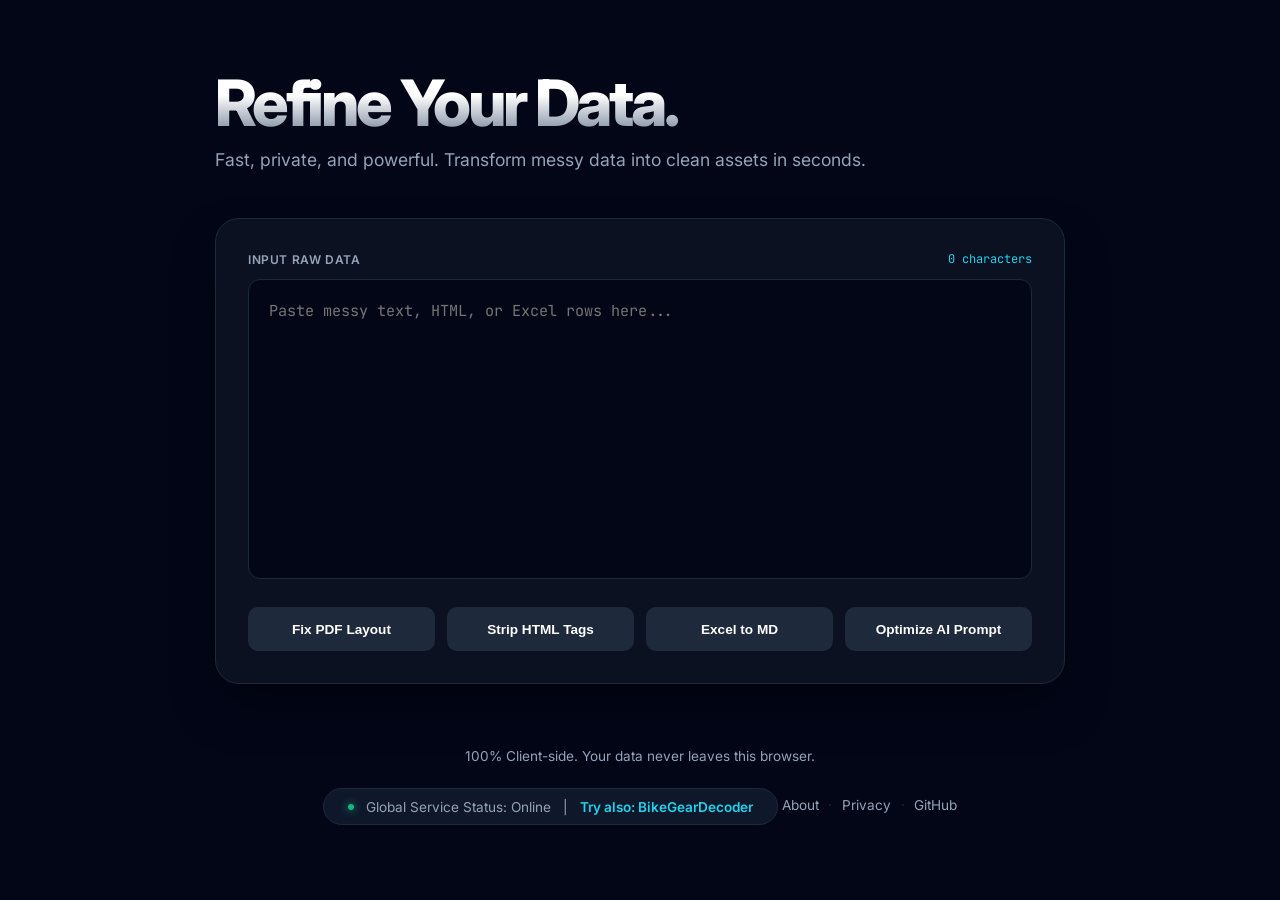
<file: index.html>
<!doctype html>
<html lang="en">
  <head>
    <meta charset="UTF-8" />
    <meta name="viewport" content="width=device-width, initial-scale=1.0" />
    <meta name="mobile-web-app-capable" content="yes" />
    <meta name="theme-color" content="#020617" />

    <!-- SEO & Branding -->
    <title>DataPolish | Free PDF, HTML, Excel & AI Prompt Text Utility</title>
    <meta
      name="title"
      content="DataPolish | Free PDF, HTML, Excel & AI Prompt Text Utility"
    />
    <meta
      name="description"
      content="Fix broken PDF copy-paste, strip HTML tags, convert Excel rows to Markdown tables, and optimize AI prompts. 100% private, browser-based, no signup."
    />
    <meta
      name="keywords"
      content="PDF text fixer, HTML stripper, Excel to markdown, AI prompt optimizer, text utility, online text tool, GDPR private text tool"
    />
    <meta name="author" content="Tomas" />

    <!-- Canonical URL (kanonicka verzia bez www) -->
    <link rel="canonical" href="https://datapolish.org/" />

    <!-- Open Graph / Social Media -->
    <meta property="og:type" content="website" />
    <meta property="og:url" content="https://datapolish.org/" />
    <meta property="og:title" content="DataPolish — Refine Your Data" />
    <meta
      property="og:description"
      content="Fast, private, browser-based text utility. Fix PDFs, strip HTML, convert Excel to Markdown, optimize AI prompts."
    />
    <meta property="og:image" content="https://datapolish.org/og-image.png" />
    <meta property="og:image:width" content="1200" />
    <meta property="og:image:height" content="630" />
    <meta
      property="og:image:alt"
      content="DataPolish — Refine Your Data. Fast, private, browser-based text utility."
    />
    <meta property="og:locale" content="en_US" />
    <meta property="og:site_name" content="DataPolish" />

    <!-- Twitter Card -->
    <meta name="twitter:card" content="summary_large_image" />
    <meta name="twitter:url" content="https://datapolish.org/" />
    <meta name="twitter:title" content="DataPolish — Refine Your Data" />
    <meta
      name="twitter:description"
      content="Fast, private, browser-based text utility. Fix PDFs, strip HTML, convert Excel to Markdown, optimize AI prompts."
    />
    <meta name="twitter:image" content="https://datapolish.org/og-image.png" />

    <!-- JSON-LD Structured Data (WebApplication) -->
    <script type="application/ld+json">
      {
        "@context": "https://schema.org",
        "@type": "WebApplication",
        "name": "DataPolish",
        "url": "https://datapolish.org/",
        "description": "Browser-based utility to fix PDF copy-paste layout, strip HTML tags, convert Excel rows to Markdown tables, and optimize AI prompts. All processing runs locally in your browser.",
        "applicationCategory": "UtilityApplication",
        "operatingSystem": "Any (web browser)",
        "offers": {
          "@type": "Offer",
          "price": "0",
          "priceCurrency": "USD"
        },
        "featureList": [
          "Fix broken PDF text layouts",
          "Strip HTML tags from text",
          "Convert Excel/TSV to Markdown tables",
          "Optimize AI prompts by removing token waste"
        ],
        "browserRequirements": "Requires JavaScript. Works in any modern browser.",
        "permissions": "No data leaves the browser. No tracking, no cookies.",
        "author": {
          "@type": "Person",
          "name": "Tomas",
          "url": "https://github.com/tosko21-ux"
        },
        "license": "https://opensource.org/licenses/MIT"
      }
    </script>

    <!-- Favicon & Styles -->
    <link
      rel="icon"
      href="data:image/svg+xml,<svg xmlns=%22http://www.w3.org/2000/svg%22 viewBox=%220 0 100 100%22><text y=%22.9em%22 font-size=%2290%22>⚡</text></svg>"
    />
    <link rel="stylesheet" href="style.css" />

    <!-- Fonts -->
    <link rel="preconnect" href="https://fonts.googleapis.com" />
    <link rel="preconnect" href="https://fonts.gstatic.com" crossorigin />
    <link
      href="https://fonts.googleapis.com/css2?family=Inter:wght@400;600;800&family=JetBrains+Mono&display=swap"
      rel="stylesheet"
    />
  </head>
  <body>
    <div class="container">
      <header>
        <h1>Refine Your Data.</h1>
        <p class="subtitle">
          Fast, private, and powerful. Transform messy data into clean assets in
          seconds.
        </p>
      </header>

      <main class="card">
        <div class="label-row">
          <label for="mainInput">Input Raw Data</label>
          <span id="charCount">0 characters</span>
        </div>

        <textarea
          id="mainInput"
          placeholder="Paste messy text, HTML, or Excel rows here..."
          spellcheck="false"
        ></textarea>

        <div class="button-grid">
          <button class="btn-tool" data-action="pdf">Fix PDF Layout</button>
          <button class="btn-tool" data-action="html">Strip HTML Tags</button>
          <button class="btn-tool" data-action="markdown">Excel to MD</button>
          <button class="btn-tool" data-action="ai">Optimize AI Prompt</button>
        </div>

        <div id="outputContainer" class="hidden">
          <div class="result-header">
            <label>Refined Result</label>
            <button id="copyBtn" class="btn-copy">Copy to Clipboard</button>
          </div>
          <div id="mainOutput" class="output-area"></div>
        </div>
      </main>

      <footer>
        <p>100% Client-side. Your data never leaves this browser.</p>
        <div class="status-bar">
          <span class="dot"></span> Global Service Status: Online
          <span class="separator">|</span>
          <a
            href="https://bikegeardecoder.com"
            target="_blank"
            rel="noopener noreferrer"
            class="affiliate-link"
            >Try also: BikeGearDecoder</a
          >
        </div>
        <div class="footer-links">
          <a href="/about">About</a>
          <span class="separator">·</span>
          <a href="/privacy">Privacy</a>
          <span class="separator">·</span>
          <a
            href="https://github.com/tosko21-ux/datapolish"
            target="_blank"
            rel="noopener noreferrer"
            >GitHub</a
          >
        </div>
      </footer>
    </div>
    <script src="app.js"></script>
  </body>
</html>
</file>
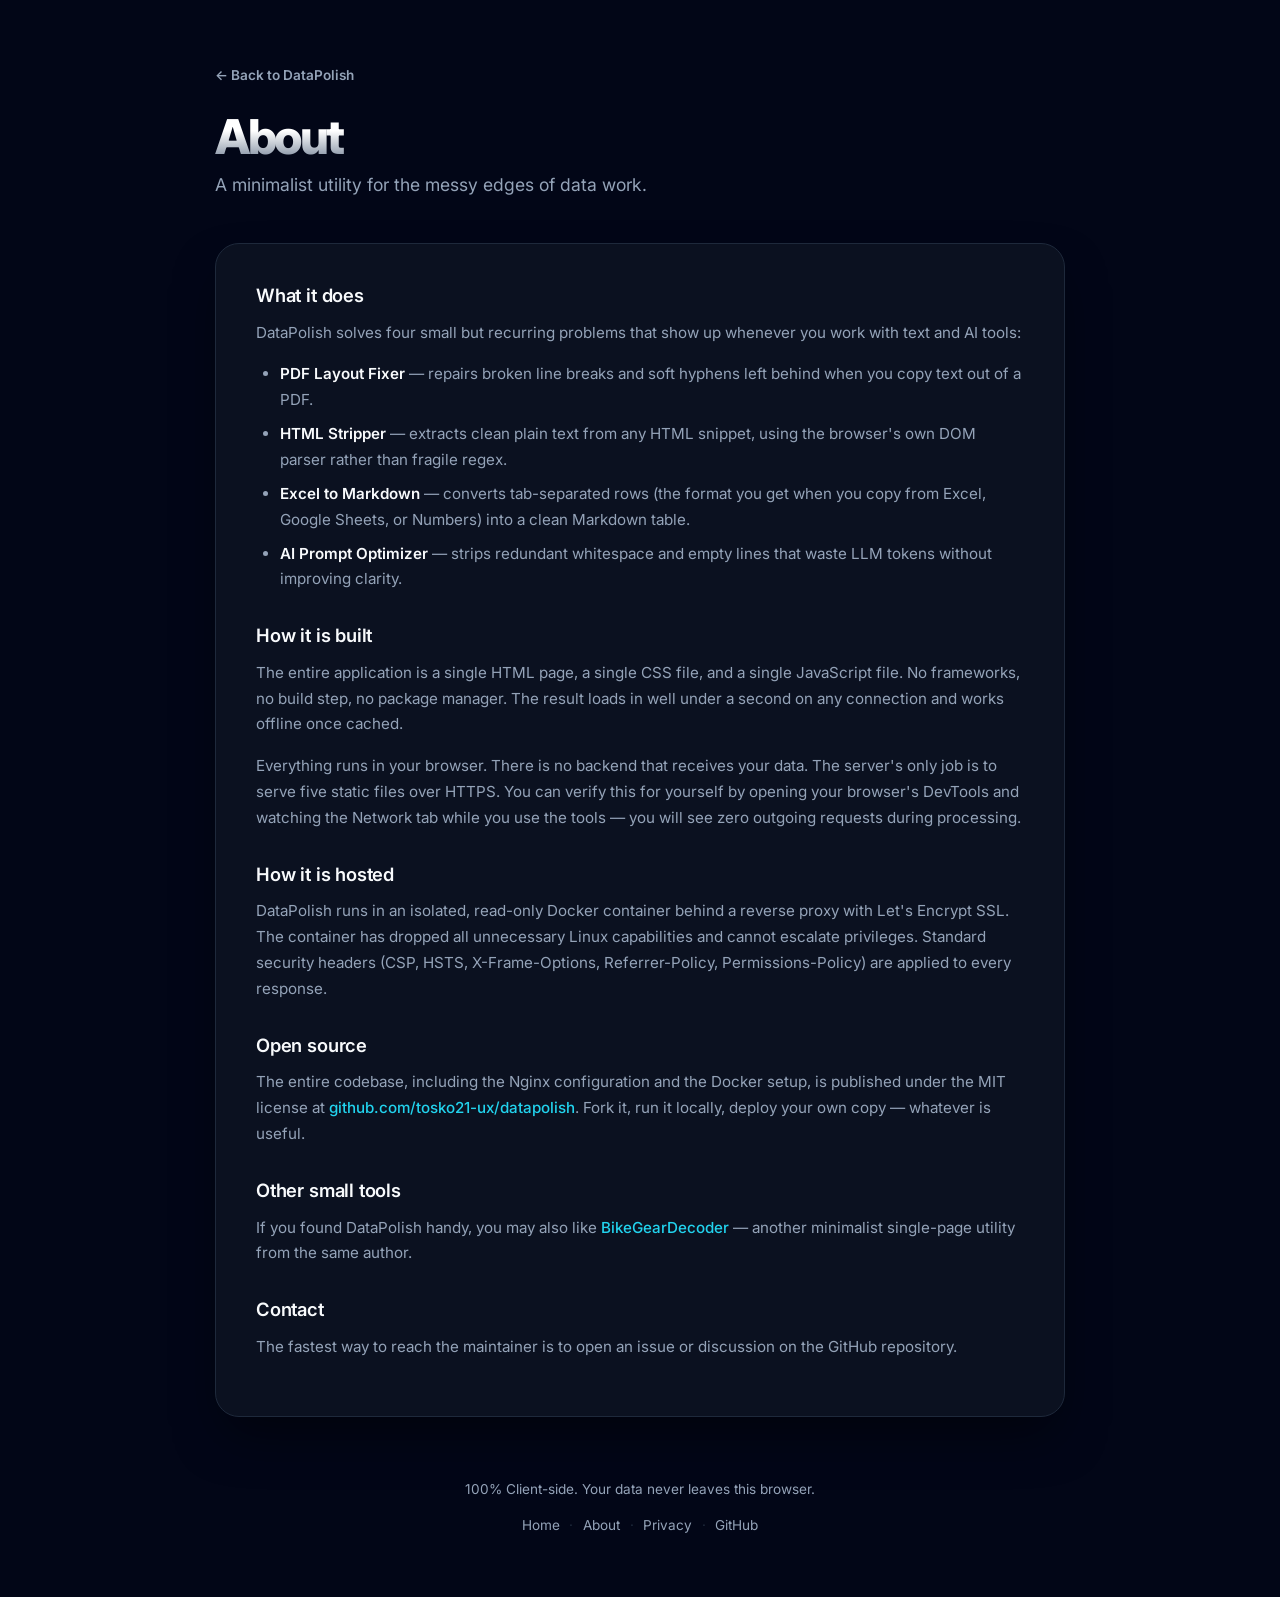
<file: about.html>
<!doctype html>
<html lang="en">
  <head>
    <meta charset="UTF-8" />
    <meta name="viewport" content="width=device-width, initial-scale=1.0" />
    <meta name="theme-color" content="#020617" />
    <title>About | DataPolish</title>
    <meta
      name="description"
      content="About DataPolish — a fast, private, browser-based text utility for the AI era. Open source under MIT license."
    />

    <!-- Canonical -->
    <link rel="canonical" href="https://datapolish.org/about" />

    <!-- Open Graph -->
    <meta property="og:type" content="website" />
    <meta property="og:url" content="https://datapolish.org/about" />
    <meta property="og:title" content="About DataPolish" />
    <meta
      property="og:description"
      content="A fast, private, browser-based text utility. Open source under MIT license."
    />
    <meta property="og:image" content="https://datapolish.org/og-image.png" />
    <meta property="og:image:width" content="1200" />
    <meta property="og:image:height" content="630" />
    <meta property="og:locale" content="en_US" />
    <meta property="og:site_name" content="DataPolish" />

    <!-- Twitter Card -->
    <meta name="twitter:card" content="summary_large_image" />
    <meta name="twitter:title" content="About DataPolish" />
    <meta
      name="twitter:description"
      content="A fast, private, browser-based text utility. Open source under MIT license."
    />
    <meta name="twitter:image" content="https://datapolish.org/og-image.png" />

    <link
      rel="icon"
      href="data:image/svg+xml,<svg xmlns=%22http://www.w3.org/2000/svg%22 viewBox=%220 0 100 100%22><text y=%22.9em%22 font-size=%2290%22>⚡</text></svg>"
    />
    <link rel="stylesheet" href="/style.css" />

    <link rel="preconnect" href="https://fonts.googleapis.com" />
    <link rel="preconnect" href="https://fonts.gstatic.com" crossorigin />
    <link
      href="https://fonts.googleapis.com/css2?family=Inter:wght@400;600;800&display=swap"
      rel="stylesheet"
    />
  </head>
  <body>
    <div class="container">
      <header>
        <a href="/" class="back-link">← Back to DataPolish</a>
        <h1 class="content-h1">About</h1>
        <p class="subtitle">
          A minimalist utility for the messy edges of data work.
        </p>
      </header>

      <main class="card content-card">
        <h2>What it does</h2>
        <p>
          DataPolish solves four small but recurring problems that show up
          whenever you work with text and AI tools:
        </p>
        <ul>
          <li>
            <strong>PDF Layout Fixer</strong> — repairs broken line breaks and
            soft hyphens left behind when you copy text out of a PDF.
          </li>
          <li>
            <strong>HTML Stripper</strong> — extracts clean plain text from any
            HTML snippet, using the browser's own DOM parser rather than fragile
            regex.
          </li>
          <li>
            <strong>Excel to Markdown</strong> — converts tab-separated rows
            (the format you get when you copy from Excel, Google Sheets, or
            Numbers) into a clean Markdown table.
          </li>
          <li>
            <strong>AI Prompt Optimizer</strong> — strips redundant whitespace
            and empty lines that waste LLM tokens without improving clarity.
          </li>
        </ul>

        <h2>How it is built</h2>
        <p>
          The entire application is a single HTML page, a single CSS file, and a
          single JavaScript file. No frameworks, no build step, no package
          manager. The result loads in well under a second on any connection and
          works offline once cached.
        </p>
        <p>
          Everything runs in your browser. There is no backend that receives
          your data. The server's only job is to serve five static files over
          HTTPS. You can verify this for yourself by opening your browser's
          DevTools and watching the Network tab while you use the tools — you
          will see zero outgoing requests during processing.
        </p>

        <h2>How it is hosted</h2>
        <p>
          DataPolish runs in an isolated, read-only Docker container behind a
          reverse proxy with Let's Encrypt SSL. The container has dropped all
          unnecessary Linux capabilities and cannot escalate privileges.
          Standard security headers (CSP, HSTS, X-Frame-Options,
          Referrer-Policy, Permissions-Policy) are applied to every response.
        </p>

        <h2>Open source</h2>
        <p>
          The entire codebase, including the Nginx configuration and the Docker
          setup, is published under the MIT license at
          <a
            href="https://github.com/tosko21-ux/datapolish"
            target="_blank"
            rel="noopener noreferrer"
            class="inline-link"
            >github.com/tosko21-ux/datapolish</a
          >. Fork it, run it locally, deploy your own copy — whatever is useful.
        </p>

        <h2>Other small tools</h2>
        <p>
          If you found DataPolish handy, you may also like
          <a
            href="https://bikegeardecoder.com"
            target="_blank"
            rel="noopener noreferrer"
            class="inline-link"
            >BikeGearDecoder</a
          >
          — another minimalist single-page utility from the same author.
        </p>

        <h2>Contact</h2>
        <p>
          The fastest way to reach the maintainer is to open an issue or
          discussion on the GitHub repository.
        </p>
      </main>

      <footer>
        <p>100% Client-side. Your data never leaves this browser.</p>
        <div class="footer-links">
          <a href="/">Home</a>
          <span class="separator">·</span>
          <a href="/about">About</a>
          <span class="separator">·</span>
          <a href="/privacy">Privacy</a>
          <span class="separator">·</span>
          <a
            href="https://github.com/tosko21-ux/datapolish"
            target="_blank"
            rel="noopener noreferrer"
            >GitHub</a
          >
        </div>
      </footer>
    </div>
  </body>
</html>
</file>
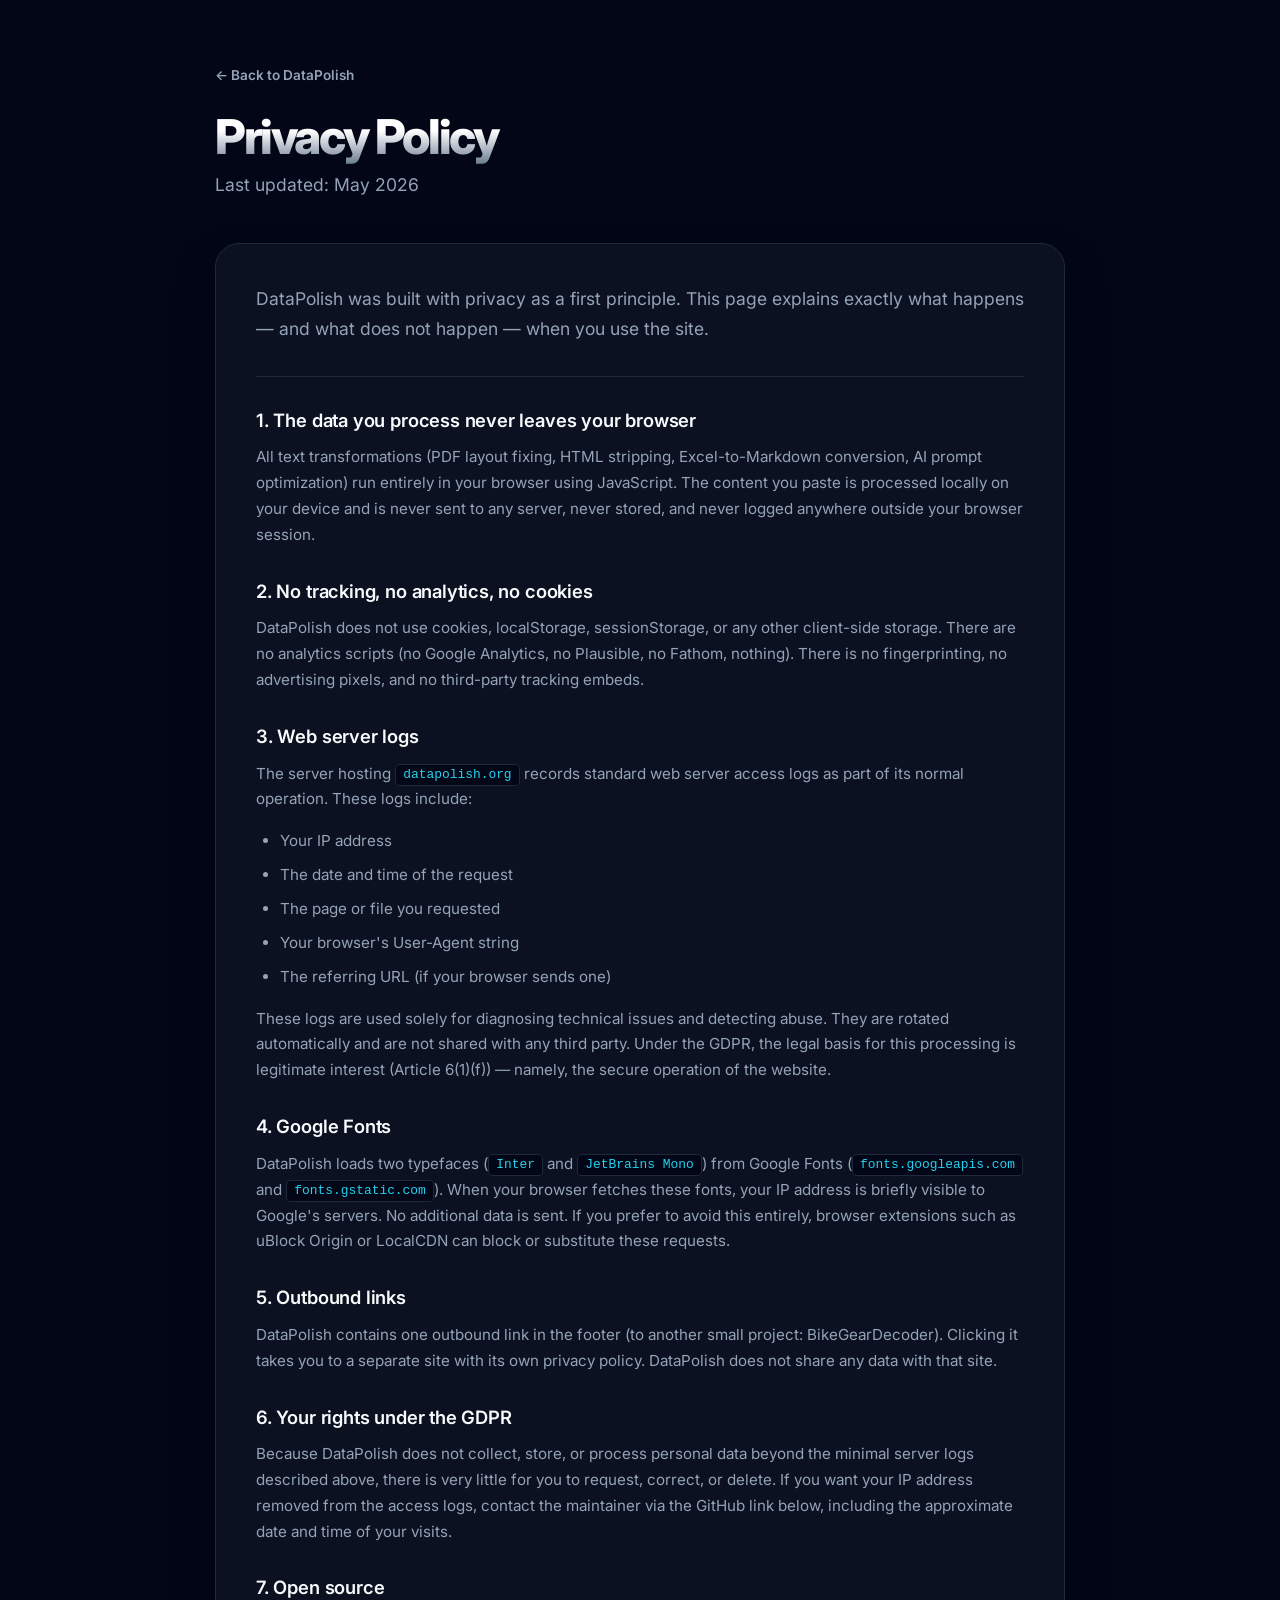
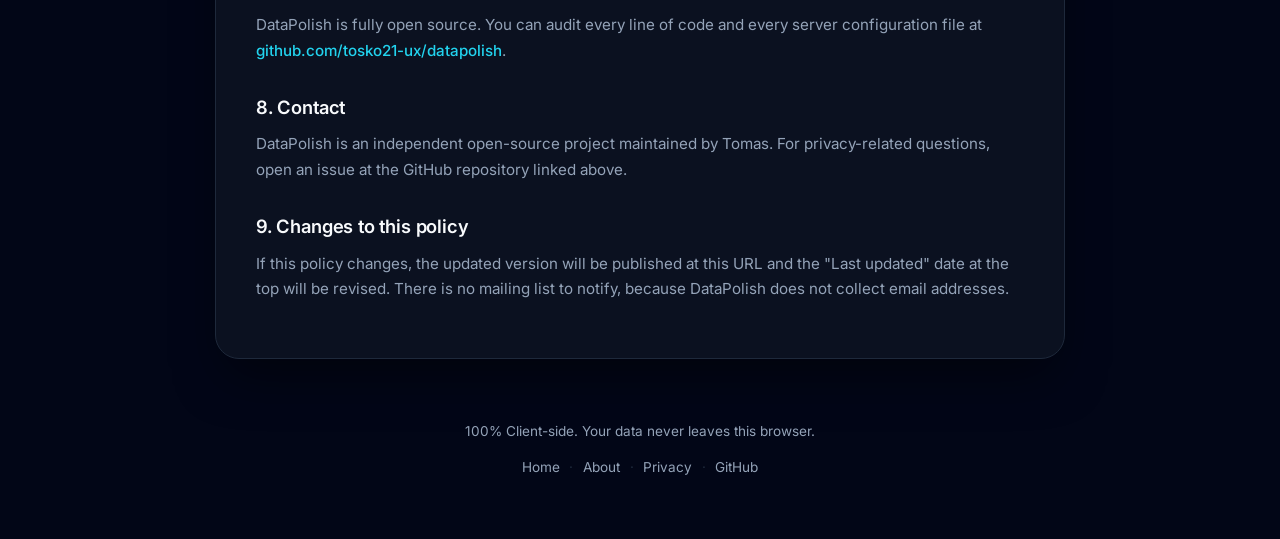
<file: privacy.html>
<!doctype html>
<html lang="en">
  <head>
    <meta charset="UTF-8" />
    <meta name="viewport" content="width=device-width, initial-scale=1.0" />
    <meta name="theme-color" content="#020617" />
    <title>Privacy Policy | DataPolish</title>
    <meta
      name="description"
      content="DataPolish privacy policy. 100% client-side processing, minimal server logs, no tracking, no cookies."
    />

    <!-- Canonical -->
    <link rel="canonical" href="https://datapolish.org/privacy" />

    <!-- Open Graph -->
    <meta property="og:type" content="website" />
    <meta property="og:url" content="https://datapolish.org/privacy" />
    <meta property="og:title" content="Privacy Policy | DataPolish" />
    <meta
      property="og:description"
      content="100% client-side processing, minimal server logs, no tracking."
    />
    <meta property="og:image" content="https://datapolish.org/og-image.png" />
    <meta property="og:image:width" content="1200" />
    <meta property="og:image:height" content="630" />
    <meta property="og:locale" content="en_US" />
    <meta property="og:site_name" content="DataPolish" />

    <!-- Twitter Card -->
    <meta name="twitter:card" content="summary_large_image" />
    <meta name="twitter:title" content="Privacy Policy | DataPolish" />
    <meta
      name="twitter:description"
      content="100% client-side processing, minimal server logs, no tracking."
    />
    <meta name="twitter:image" content="https://datapolish.org/og-image.png" />

    <link
      rel="icon"
      href="data:image/svg+xml,<svg xmlns=%22http://www.w3.org/2000/svg%22 viewBox=%220 0 100 100%22><text y=%22.9em%22 font-size=%2290%22>⚡</text></svg>"
    />
    <link rel="stylesheet" href="/style.css" />

    <link rel="preconnect" href="https://fonts.googleapis.com" />
    <link rel="preconnect" href="https://fonts.gstatic.com" crossorigin />
    <link
      href="https://fonts.googleapis.com/css2?family=Inter:wght@400;600;800&display=swap"
      rel="stylesheet"
    />
  </head>
  <body>
    <div class="container">
      <header>
        <a href="/" class="back-link">← Back to DataPolish</a>
        <h1 class="content-h1">Privacy Policy</h1>
        <p class="subtitle">Last updated: May 2026</p>
      </header>

      <main class="card content-card">
        <p class="lead">
          DataPolish was built with privacy as a first principle. This page
          explains exactly what happens — and what does not happen — when you
          use the site.
        </p>

        <h2>1. The data you process never leaves your browser</h2>
        <p>
          All text transformations (PDF layout fixing, HTML stripping,
          Excel-to-Markdown conversion, AI prompt optimization) run entirely in
          your browser using JavaScript. The content you paste is processed
          locally on your device and is never sent to any server, never stored,
          and never logged anywhere outside your browser session.
        </p>

        <h2>2. No tracking, no analytics, no cookies</h2>
        <p>
          DataPolish does not use cookies, localStorage, sessionStorage, or any
          other client-side storage. There are no analytics scripts (no Google
          Analytics, no Plausible, no Fathom, nothing). There is no
          fingerprinting, no advertising pixels, and no third-party tracking
          embeds.
        </p>

        <h2>3. Web server logs</h2>
        <p>
          The server hosting <code>datapolish.org</code> records standard web
          server access logs as part of its normal operation. These logs
          include:
        </p>
        <ul>
          <li>Your IP address</li>
          <li>The date and time of the request</li>
          <li>The page or file you requested</li>
          <li>Your browser's User-Agent string</li>
          <li>The referring URL (if your browser sends one)</li>
        </ul>
        <p>
          These logs are used solely for diagnosing technical issues and
          detecting abuse. They are rotated automatically and are not shared
          with any third party. Under the GDPR, the legal basis for this
          processing is legitimate interest (Article 6(1)(f)) — namely, the
          secure operation of the website.
        </p>

        <h2>4. Google Fonts</h2>
        <p>
          DataPolish loads two typefaces (<code>Inter</code> and
          <code>JetBrains Mono</code>) from Google Fonts (<code
            >fonts.googleapis.com</code
          >
          and <code>fonts.gstatic.com</code>). When your browser fetches these
          fonts, your IP address is briefly visible to Google's servers. No
          additional data is sent. If you prefer to avoid this entirely, browser
          extensions such as uBlock Origin or LocalCDN can block or substitute
          these requests.
        </p>

        <h2>5. Outbound links</h2>
        <p>
          DataPolish contains one outbound link in the footer (to another small
          project: BikeGearDecoder). Clicking it takes you to a separate site
          with its own privacy policy. DataPolish does not share any data with
          that site.
        </p>

        <h2>6. Your rights under the GDPR</h2>
        <p>
          Because DataPolish does not collect, store, or process personal data
          beyond the minimal server logs described above, there is very little
          for you to request, correct, or delete. If you want your IP address
          removed from the access logs, contact the maintainer via the GitHub
          link below, including the approximate date and time of your visits.
        </p>

        <h2>7. Open source</h2>
        <p>
          DataPolish is fully open source. You can audit every line of code and
          every server configuration file at
          <a
            href="https://github.com/tosko21-ux/datapolish"
            target="_blank"
            rel="noopener noreferrer"
            class="inline-link"
            >github.com/tosko21-ux/datapolish</a
          >.
        </p>

        <h2>8. Contact</h2>
        <p>
          DataPolish is an independent open-source project maintained by Tomas.
          For privacy-related questions, open an issue at the GitHub repository
          linked above.
        </p>

        <h2>9. Changes to this policy</h2>
        <p>
          If this policy changes, the updated version will be published at this
          URL and the "Last updated" date at the top will be revised. There is
          no mailing list to notify, because DataPolish does not collect email
          addresses.
        </p>
      </main>

      <footer>
        <p>100% Client-side. Your data never leaves this browser.</p>
        <div class="footer-links">
          <a href="/">Home</a>
          <span class="separator">·</span>
          <a href="/about">About</a>
          <span class="separator">·</span>
          <a href="/privacy">Privacy</a>
          <span class="separator">·</span>
          <a
            href="https://github.com/tosko21-ux/datapolish"
            target="_blank"
            rel="noopener noreferrer"
            >GitHub</a
          >
        </div>
      </footer>
    </div>
  </body>
</html>
</file>
<file: style.css>
:root {
  --bg-dark: #020617;
  --bg-card: #0b1120;
  --border: #1e293b;
  --text-primary: #f8fafc;
  --text-secondary: #94a3b8;
  --accent: #22d3ee; /* Cyan */
  --font-sans: "Inter", sans-serif;
  --font-mono: "JetBrains Mono", monospace;
}

* {
  margin: 0;
  padding: 0;
  box-sizing: border-box;
}

body {
  background-color: var(--bg-dark);
  color: var(--text-primary);
  font-family: var(--font-sans);
  display: flex;
  justify-content: center;
  padding: 4rem 1.5rem;
  -webkit-font-smoothing: antialiased;
}

.container {
  width: 100%;
  max-width: 850px;
}

h1 {
  font-size: clamp(2.5rem, 8vw, 4rem);
  font-weight: 800;
  letter-spacing: -0.05em;
  margin-bottom: 0.5rem;
  background: linear-gradient(to bottom, #fff 40%, #64748b);
  -webkit-background-clip: text;
  -webkit-text-fill-color: transparent;
}

.subtitle {
  color: var(--text-secondary);
  margin-bottom: 3rem;
  font-size: 1.1rem;
}

.card {
  background: var(--bg-card);
  border: 1px solid var(--border);
  border-radius: 24px;
  padding: 2rem;
  box-shadow: 0 25px 50px -12px rgba(0, 0, 0, 0.5);
}

.label-row {
  display: flex;
  justify-content: space-between;
  margin-bottom: 0.75rem;
  align-items: center;
}
label {
  font-size: 0.75rem;
  font-weight: 600;
  text-transform: uppercase;
  color: var(--text-secondary);
  letter-spacing: 0.05em;
}
#charCount {
  color: var(--accent);
  font-family: var(--font-mono);
  font-size: 0.75rem;
}

textarea,
.output-area {
  width: 100%;
  background: #020617;
  border: 1px solid var(--border);
  border-radius: 12px;
  padding: 1.25rem;
  color: var(--text-primary);
  font-family: var(--font-mono);
  font-size: 0.95rem;
  outline: none;
  transition: border-color 0.2s;
}

textarea {
  height: 300px;
  resize: none;
  margin-bottom: 1.5rem;
}
textarea:focus {
  border-color: var(--accent);
}

.button-grid {
  display: grid;
  grid-template-columns: repeat(auto-fit, minmax(160px, 1fr));
  gap: 0.75rem;
}

.btn-tool {
  background: #1e293b;
  border: 1px solid transparent;
  color: #fff;
  padding: 0.85rem;
  border-radius: 10px;
  font-weight: 600;
  font-size: 0.85rem;
  cursor: pointer;
  transition: all 0.2s;
}

.btn-tool:hover {
  background: #334155;
  border-color: var(--accent);
  transform: translateY(-1px);
}

#outputContainer {
  margin-top: 2rem;
  padding-top: 2rem;
  border-top: 1px solid var(--border);
}
.result-header {
  display: flex;
  justify-content: space-between;
  align-items: center;
  margin-bottom: 1rem;
}

.btn-copy {
  background: var(--accent);
  color: #020617;
  border: none;
  padding: 0.6rem 1.2rem;
  border-radius: 8px;
  font-size: 0.75rem;
  font-weight: 700;
  cursor: pointer;
}

.output-area {
  min-height: 120px;
  white-space: pre-wrap;
  background: #070b14;
}

footer {
  margin-top: 4rem;
  text-align: center;
  color: var(--text-secondary);
  font-size: 0.85rem;
}
.status-bar {
  display: inline-flex;
  align-items: center;
  gap: 0.75rem;
  margin-top: 1.5rem;
  padding: 0.6rem 1.5rem;
  background: #0f172a;
  border: 1px solid var(--border);
  border-radius: 100px;
}
.dot {
  width: 6px;
  height: 6px;
  background: #10b981;
  border-radius: 50%;
  box-shadow: 0 0 8px #10b981;
}
.affiliate-link {
  color: var(--accent);
  text-decoration: none;
  font-weight: 600;
}
.hidden {
  display: none;
}

@media (max-width: 600px) {
  body {
    padding: 2rem 1rem;
  }
  h1 {
    font-size: 2.5rem;
  }
  .button-grid {
    grid-template-columns: 1fr 1fr;
  }
}

/* 404 page */
.error-card {
  text-align: center;
  padding: 4rem 2rem;
}
.error-code {
  font-size: clamp(5rem, 20vw, 9rem);
  font-weight: 800;
  letter-spacing: -0.05em;
  background: linear-gradient(to bottom, #fff 40%, #64748b);
  -webkit-background-clip: text;
  -webkit-text-fill-color: transparent;
  line-height: 1;
  margin-bottom: 0.5rem;
}
.error-title {
  font-size: 1.5rem;
  font-weight: 600;
  margin-bottom: 1rem;
  color: var(--text-primary);
}
.error-msg {
  color: var(--text-secondary);
  font-size: 1.05rem;
  margin-bottom: 2rem;
  max-width: 480px;
  margin-left: auto;
  margin-right: auto;
}
.home-link {
  display: inline-block;
  background: var(--accent);
  color: #020617;
  padding: 0.85rem 1.75rem;
  border-radius: 10px;
  font-weight: 700;
  text-decoration: none;
  font-size: 0.9rem;
  transition: transform 0.2s;
}
.home-link:hover {
  transform: translateY(-1px);
}

/* Content pages (About, Privacy) */
.back-link {
  display: inline-block;
  color: var(--text-secondary);
  text-decoration: none;
  font-size: 0.85rem;
  font-weight: 600;
  margin-bottom: 1.5rem;
  transition: color 0.2s;
}
.back-link:hover {
  color: var(--accent);
}
.content-h1 {
  font-size: clamp(2rem, 6vw, 3rem);
}
.content-card {
  padding: 2.5rem;
}
.content-card .lead {
  font-size: 1.1rem;
  color: var(--text-secondary);
  line-height: 1.7;
  margin-bottom: 2rem;
  padding-bottom: 2rem;
  border-bottom: 1px solid var(--border);
}
.content-card h2 {
  font-size: 1.15rem;
  font-weight: 600;
  color: var(--text-primary);
  margin-top: 2rem;
  margin-bottom: 0.85rem;
  letter-spacing: -0.01em;
}
.content-card h2:first-of-type {
  margin-top: 0;
}
.content-card p {
  color: var(--text-secondary);
  line-height: 1.7;
  margin-bottom: 1rem;
  font-size: 0.95rem;
}
.content-card ul {
  color: var(--text-secondary);
  line-height: 1.7;
  margin-bottom: 1rem;
  padding-left: 1.5rem;
  font-size: 0.95rem;
}
.content-card li {
  margin-bottom: 0.5rem;
}
.content-card strong {
  color: var(--text-primary);
  font-weight: 600;
}
.content-card code {
  background: #020617;
  padding: 0.15rem 0.45rem;
  border-radius: 4px;
  font-family: var(--font-mono);
  font-size: 0.85em;
  color: var(--accent);
  border: 1px solid var(--border);
}
.inline-link {
  color: var(--accent);
  text-decoration: none;
  font-weight: 500;
  border-bottom: 1px solid transparent;
  transition: border-color 0.2s;
}
.inline-link:hover {
  border-bottom-color: var(--accent);
}

/* Footer links */
.footer-links {
  display: inline-flex;
  align-items: center;
  gap: 0.6rem;
  margin-top: 1.25rem;
  font-size: 0.85rem;
}
.footer-links a {
  color: var(--text-secondary);
  text-decoration: none;
  transition: color 0.2s;
}
.footer-links a:hover {
  color: var(--accent);
}
.footer-links .separator {
  color: var(--border);
}
</file>
